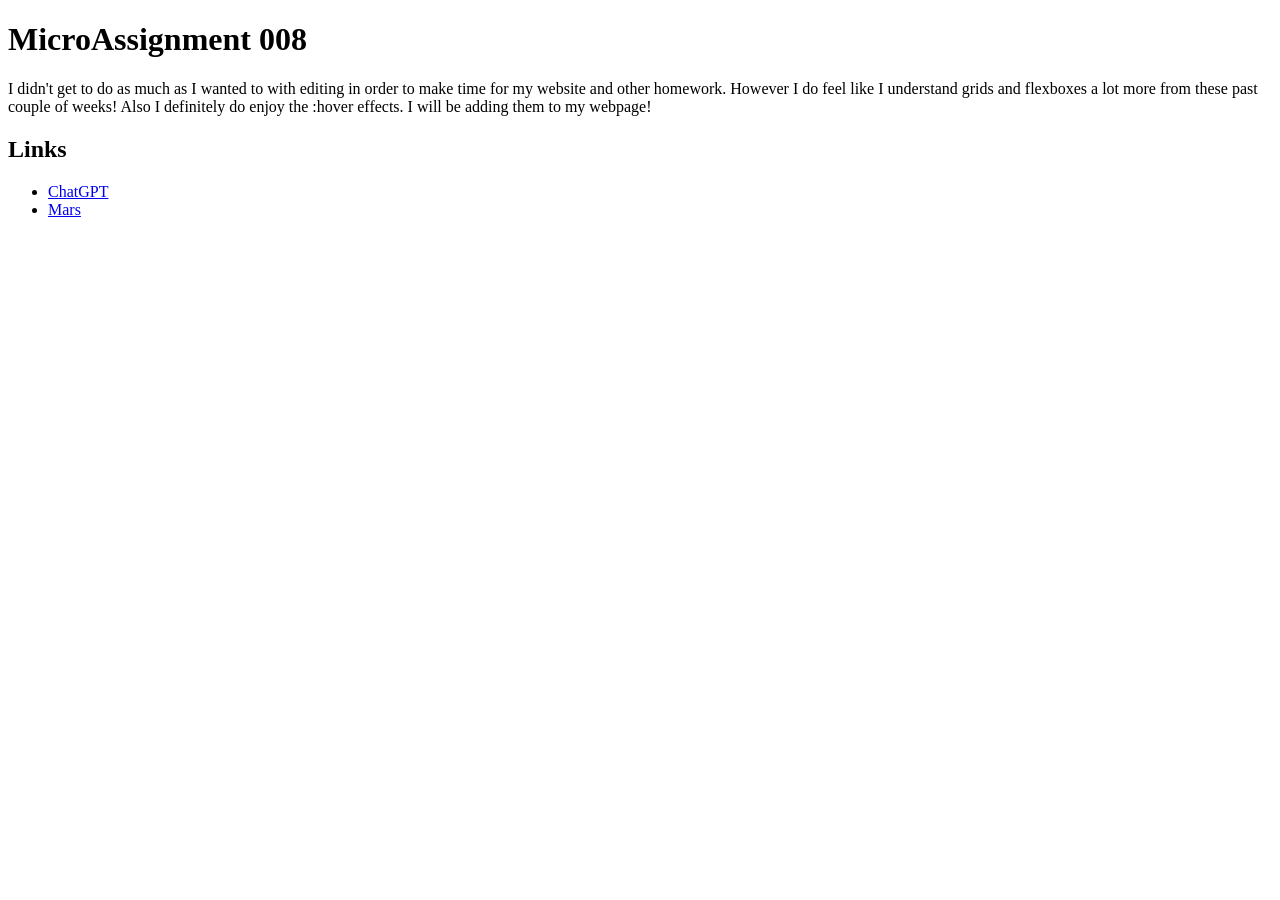
<file: index.html>
<!DOCTYPE html>
<html lang="en">
<head>
    <meta charset="UTF-8">
    <meta name="viewport" content="width=device-width, initial-scale=1.0">
    <title>MicroAssignment 008</title>
</head>
<body>
    <h1>MicroAssignment 008</h1>
    <p>I didn't get to do as much as I wanted to with editing in order to make time for my website and other homework. However I do feel like I understand grids and flexboxes a lot more from these past couple of weeks! Also I definitely do enjoy the :hover effects. I will be adding them to my webpage!</p>

    <h2>Links</h2>
    <ul>
        <li><a href="chatgpt/chatgpt.html">ChatGPT</a></li>
        <li><a href="mars/mars.html">Mars</a></li>
    </ul>
</body>
</html>
</file>
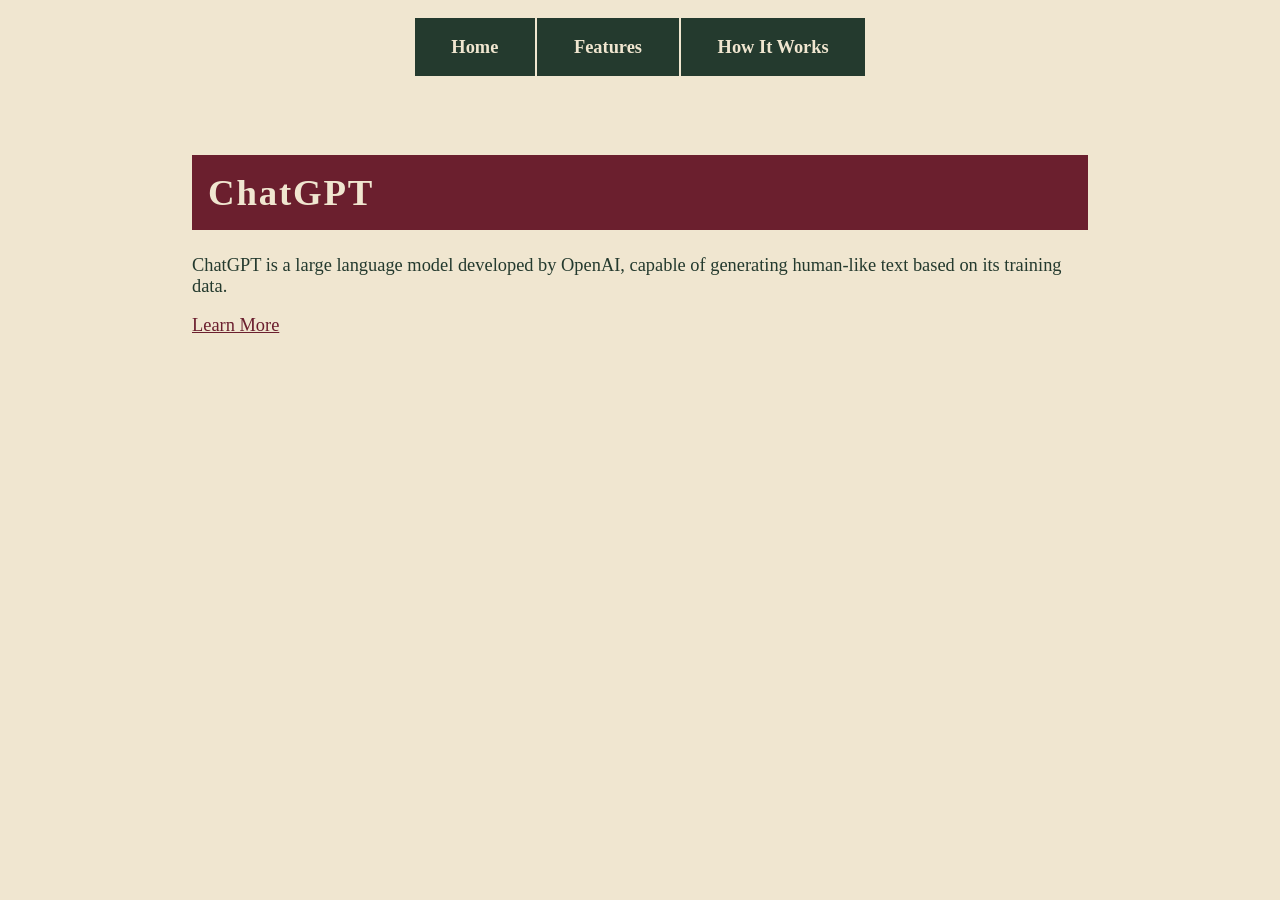
<file: chatgpt/index.html>
<!DOCTYPE html>
<html>
  <head>
    <title>ChatGPT</title>
    <link rel="stylesheet" type="text/css" href="style.css" />
  </head>
  <body>
    <header>
      <nav id="nav_menu">
        <ul>
          <li><a href="index.html">Home</a></li>
          <li><a href="features.html">Features</a></li>
          <li><a href="how-it-works.html" class="lastitem">How It Works</a></li>
        </ul>
      </nav>
      <h1>ChatGPT</h1>
    </header>
    <main>
      <p>
        ChatGPT is a large language model developed by OpenAI, capable of
        generating human-like text based on its training data.
      </p>
      <a href="features.html">Learn More</a>
    </main>
  </body>
</html>
</file>
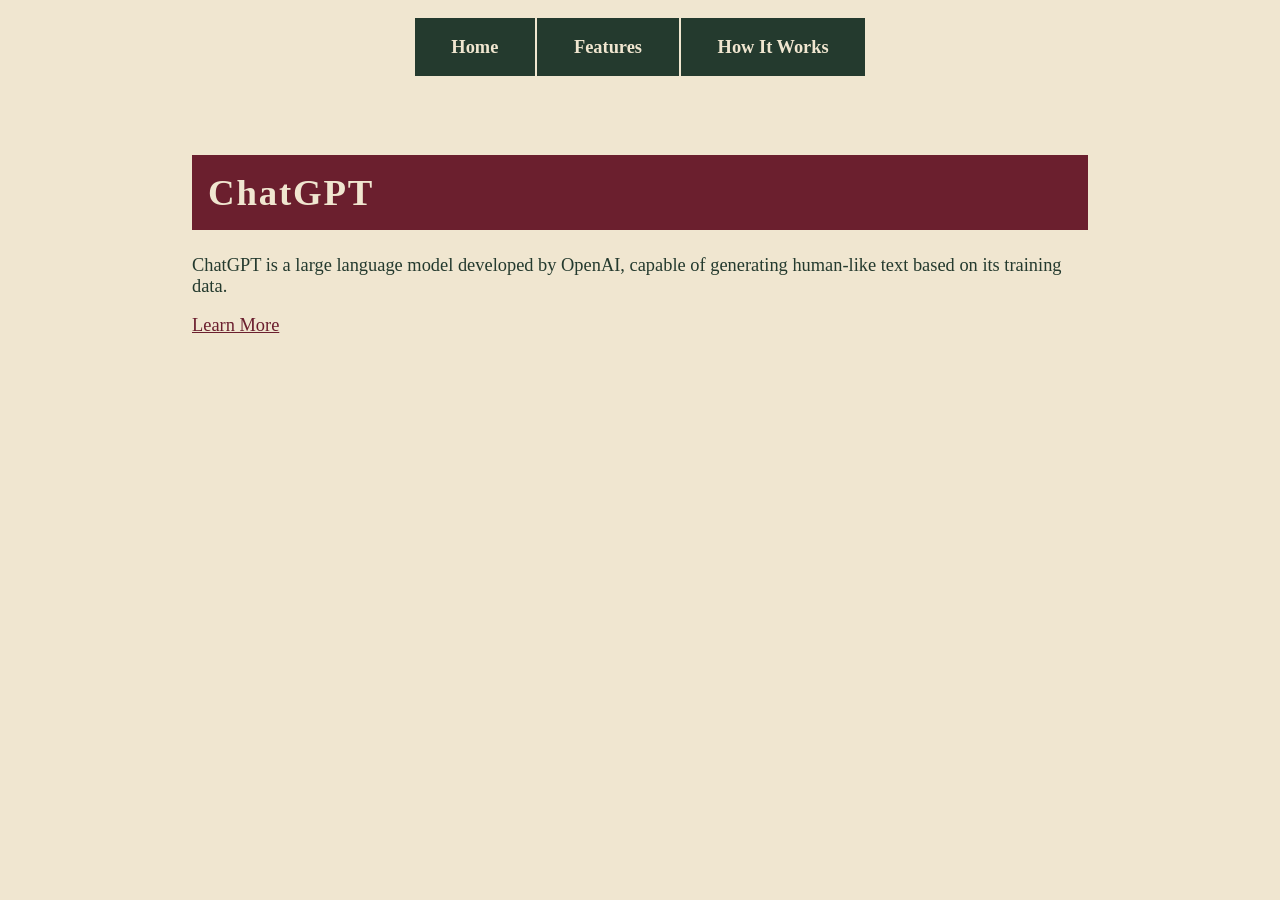
<file: chatgpt/chatgpt.html>
<!DOCTYPE html>
<html>
  <head>
    <title>ChatGPT</title>
    <link rel="stylesheet" type="text/css" href="style.css" />
  </head>
  <body>
    <header>
      <nav id="nav_menu">
        <ul>
          <li><a href="chatgpt.html">Home</a></li>
          <li><a href="features.html">Features</a></li>
          <li><a href="how-it-works.html" class="lastitem">How It Works</a></li>
        </ul>
      </nav>
      <h1>ChatGPT</h1>
    </header>
    <main>
      <p>
        ChatGPT is a large language model developed by OpenAI, capable of
        generating human-like text based on its training data.
      </p>
      <a href="features.html">Learn More</a>
    </main>
  </body>
</html>
</file>
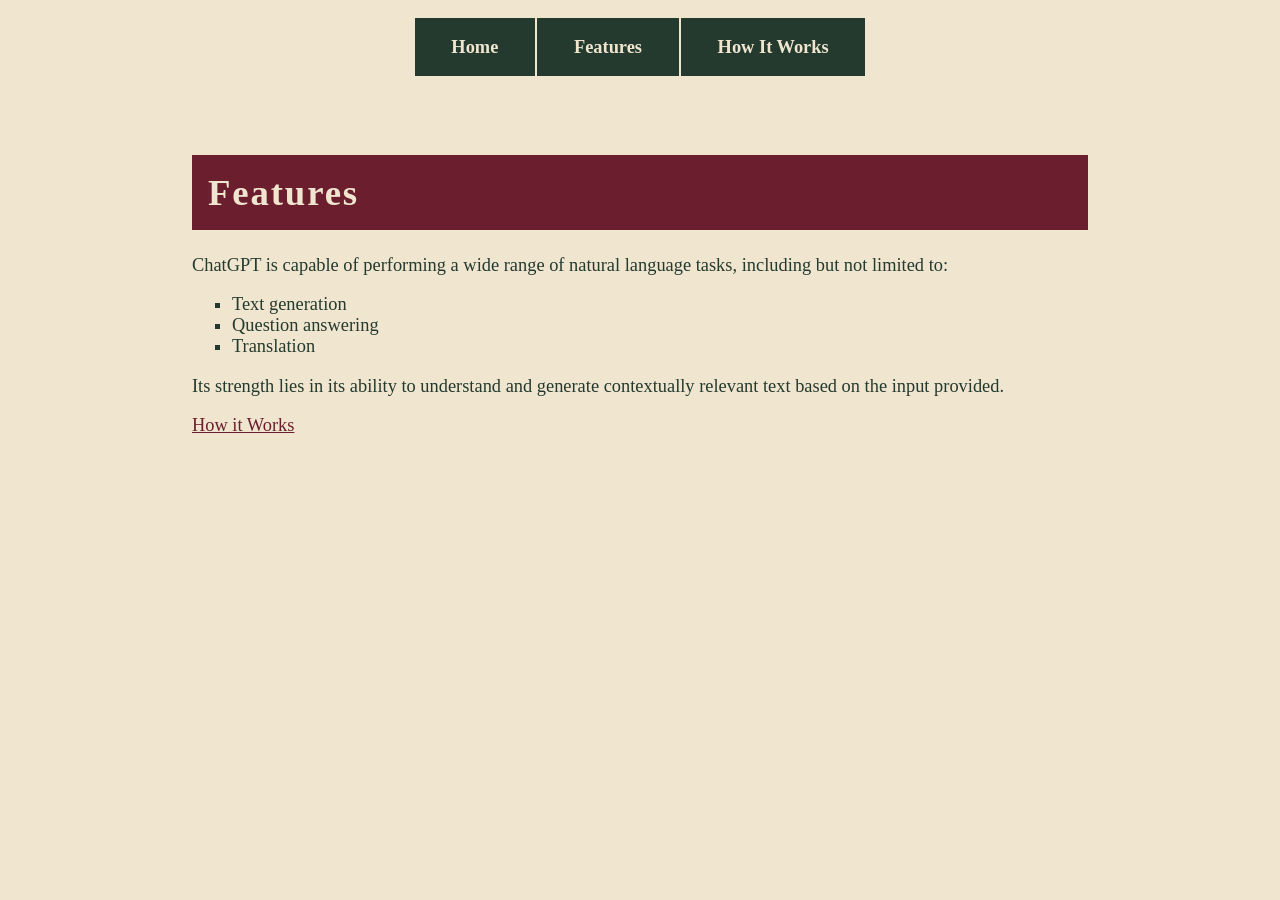
<file: chatgpt/features.html>
<!DOCTYPE html>
<html lang="en">
  <head>
    <meta charset="UTF-8" />
    <meta http-equiv="X-UA-Compatible" content="IE=edge" />
    <meta name="viewport" content="width=device-width, initial-scale=1.0" />
    <title>Features</title>
    <link rel="stylesheet" type="text/css" href="style.css" />
  </head>
  <body>
    <header>
      <nav id="nav_menu">
        <ul>
          <li><a href="chatgpt.html">Home</a></li>
          <li><a href="features.html">Features</a></li>
          <li><a href="how-it-works.html" class="lastitem">How It Works</a></li>
        </ul>
      </nav>
      <h1>Features</h1>
    </header>
    <main>
      <p>
        ChatGPT is capable of performing a wide range of natural language tasks,
        including but not limited to:
      </p>
      <ul class="square">
        <li>Text generation</li>
        <li>Question answering</li>
        <li>Translation</li>
      </ul>
      <p>
        Its strength lies in its ability to understand and generate contextually
        relevant text based on the input provided.
      </p>
      <a href="how-it-works.html">How it Works</a>
    </main>
  </body>
</html>
</file>
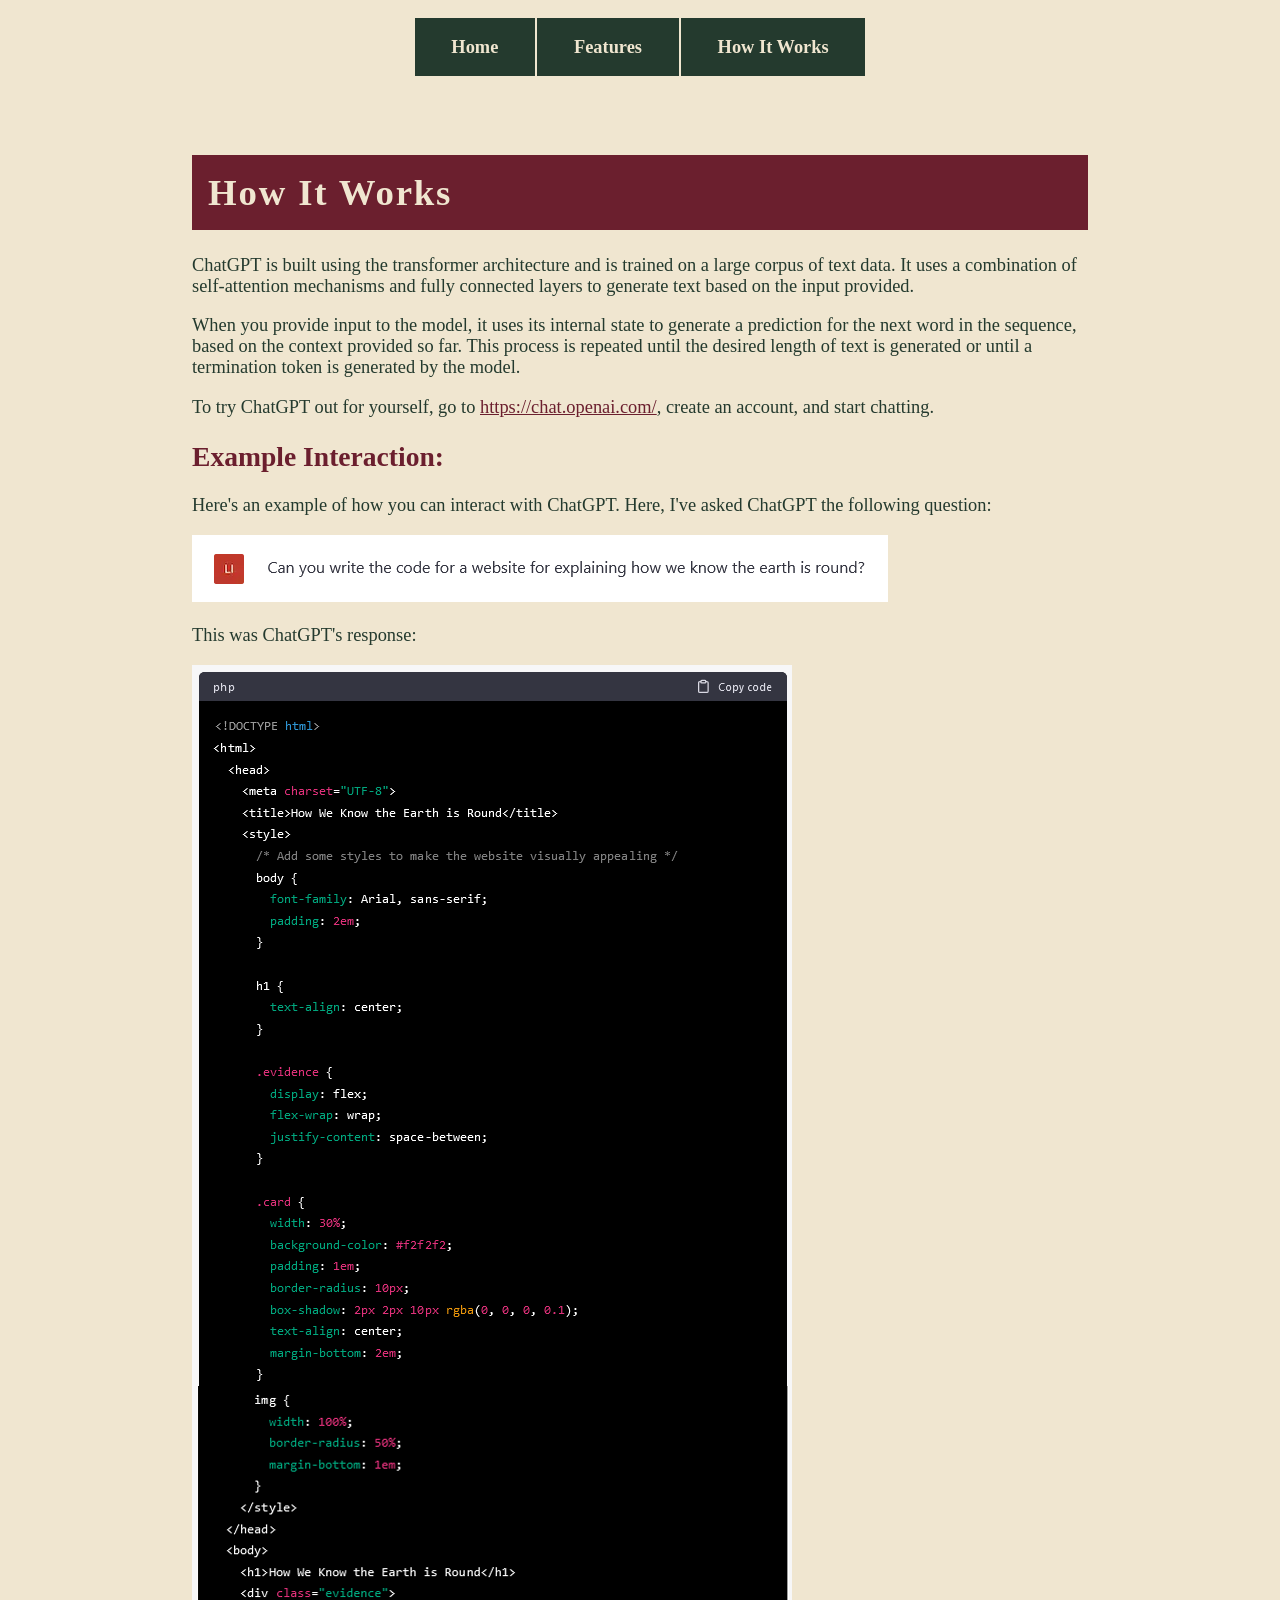
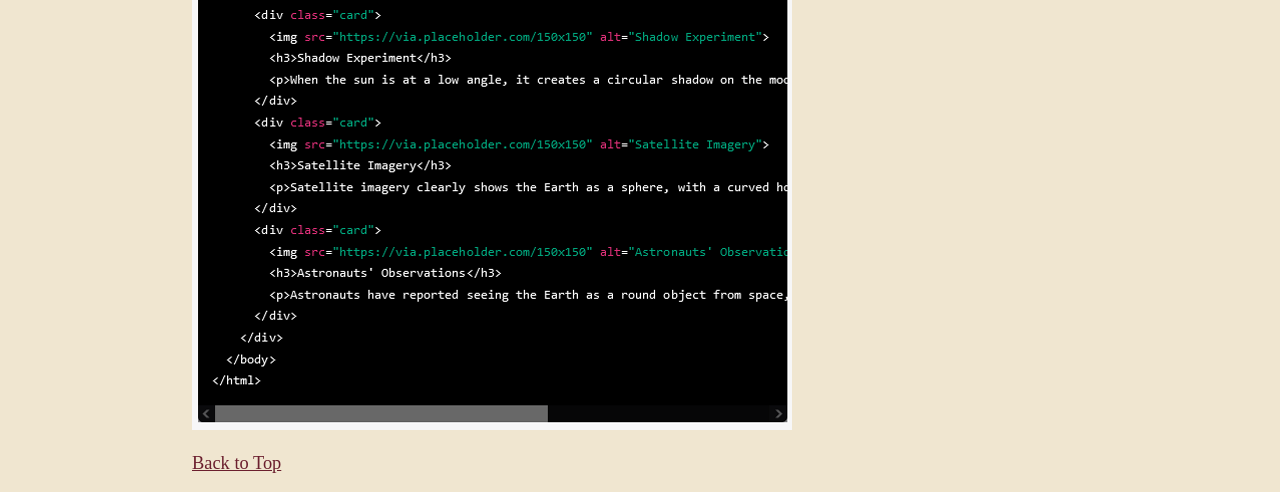
<file: chatgpt/how-it-works.html>
<!DOCTYPE html>
<html lang="en">
  <head>
    <meta charset="UTF-8" />
    <meta http-equiv="X-UA-Compatible" content="IE=edge" />
    <meta name="viewport" content="width=device-width, initial-scale=1.0" />
    <title>How it Works</title>
    <link rel="stylesheet" type="text/css" href="style.css" />
  </head>
  <body>
    <header>
      <nav id="nav_menu">
        <ul>
          <li><a href="chatgpt.html">Home</a></li>
          <li><a href="features.html">Features</a></li>
          <li><a href="how-it-works.html" class="lastitem">How It Works</a></li>
        </ul>
      </nav>
      <h1>How It Works</h1>
    </header>
    <main>
      <p>
        ChatGPT is built using the transformer architecture and is trained on a
        large corpus of text data. It uses a combination of self-attention
        mechanisms and fully connected layers to generate text based on the
        input provided.
      </p>
      <p>
        When you provide input to the model, it uses its internal state to
        generate a prediction for the next word in the sequence, based on the
        context provided so far. This process is repeated until the desired
        length of text is generated or until a termination token is generated by
        the model.
      </p>
      <p>To try ChatGPT out for yourself, go to <a href="">https://chat.openai.com/</a>, create an account, and start chatting.</p>
      <h2>Example Interaction:</h2>
      <p>Here's an example of how you can interact with ChatGPT. Here, I've asked ChatGPT the following question:</p>
      <img src="imgs/chatgpt-question.png">
      <p>This was ChatGPT's response:</p>
      <img src="imgs/chatgpt-response.png">
      <p><a href="#top">Back to Top</a></p>
    </main>
  </body>
</html>
</file>
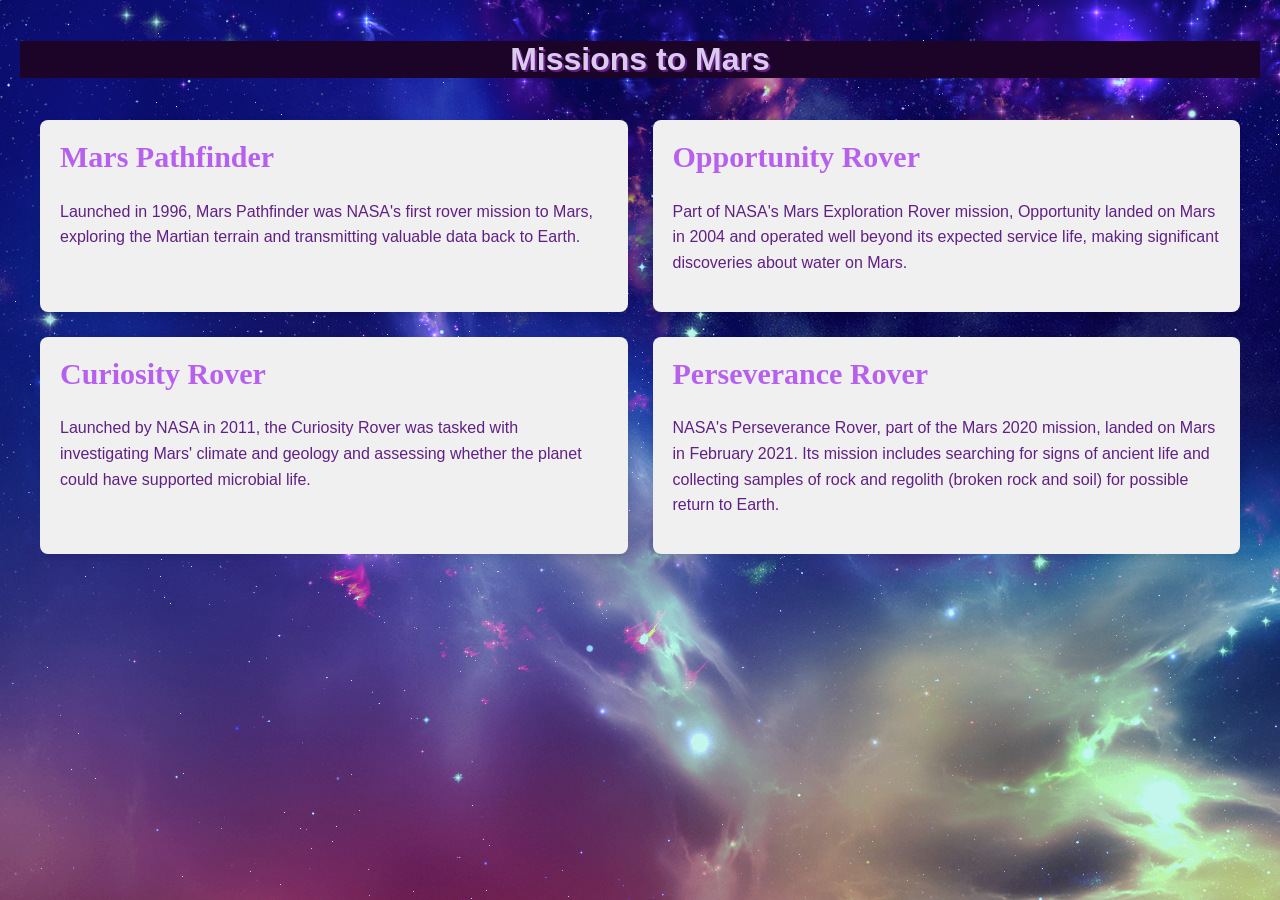
<file: mars/mars.html>
<!DOCTYPE html>
<html lang="en">
  <head>
    <meta charset="UTF-8" />
    <meta name="viewport" content="width=device-width, initial-scale=1.0" />
    <title>Mars Missions Grid</title>
    <link rel="stylesheet" href="style.css" />
  </head>
  <body>
    <header>
      <h1>Missions to Mars</h1>
    </header>
    <main>
      <div class="grid-container">
        <div class="grid-item">
          <h2>Mars Pathfinder</h2>
          <p>
            Launched in 1996, Mars Pathfinder was NASA's first rover mission to
            Mars, exploring the Martian terrain and transmitting valuable data
            back to Earth.
          </p>
        </div>
        <div class="grid-item">
          <h2>Opportunity Rover</h2>
          <p>
            Part of NASA's Mars Exploration Rover mission, Opportunity landed on
            Mars in 2004 and operated well beyond its expected service life,
            making significant discoveries about water on Mars.
          </p>
        </div>
        <div class="grid-item">
          <h2>Curiosity Rover</h2>
          <p>
            Launched by NASA in 2011, the Curiosity Rover was tasked with
            investigating Mars' climate and geology and assessing whether the
            planet could have supported microbial life.
          </p>
        </div>
        <div class="grid-item">
          <h2>Perseverance Rover</h2>
          <p>
            NASA's Perseverance Rover, part of the Mars 2020 mission, landed on
            Mars in February 2021. Its mission includes searching for signs of
            ancient life and collecting samples of rock and regolith (broken
            rock and soil) for possible return to Earth.
          </p>
        </div>
      </div>
    </main>
  </body>
</html>
</file>
<file: chatgpt/style.css>
/* 
Start with the “chatgpt-1” project in “Ch 9 Exercise Code.zip”
Test the navigation menu’s responsiveness by decreasing the browser width. Continue to test the navigation menu at each step of the following steps.
Remove width property of the “#nav_menu ul li a” selector’s style rule, but add 2em of padding to left and right
Remove the float left from the “#nav_menu ul li” selector’s style rule
Add a display of “flex” and a flex-direction of “row” to the ul of the navigation menu
Set justify-content on the ul of the navigation menu
Try out each option and see which one looks best (see pg. 301)
 Set height on the ul of the navigation menu to 100px and then set align-items.
Try out each option of align-items and see which one looks best (see pg. 303)
Try setting the flex-wrap property to wrap. (see pg. 305)
Play with the browser width. What does this do? 
  When the browser size changes, the ul flex items wrap to the next line
*/

:root {
    /* Colors */
    --color-green: #243a2e;        /* text, nav bar */
    --color-burgundy: #6b1f2e;     /* title banner, active link */
    --color-parchment: #f0e6d0;    /* page background, light text */

    /* Fonts */
    --font-body: Garamond, 'Baskerville Old Face', Baskerville, 'Times New Roman', serif;
    --font-h1: 'Palatino Linotype', 'Book Antiqua', Palatino, serif;
    --font-h2: Georgia, 'Times New Roman', serif;
}

html {
  background-color: var(--color-parchment);
}

body {
  font-family: var(--font-body);
  font-size: 1.15rem;
  color: var(--color-green);
  width: 70%;
  margin: auto;
}

h1 {
  font-family: var(--font-h1);
  background-color: var(--color-burgundy);
  color: var(--color-parchment);
  margin-top: 1em;
  padding: 1rem;
  clear: left;
  letter-spacing: 0.05em;
}

h2 {
  font-family: var(--font-h2);
  color: var(--color-burgundy);
}

a {
  color: var(--color-burgundy);
}

#nav_menu ul {
  display: flex;
  flex-direction: row;
  justify-content: center;
  list-style-type: none;
  width: 100%;
  height: 100px;
  padding: 0;
}
#nav_menu ul li {
  /* float: left; */
}
#nav_menu ul li a {
  text-align: center;
  display: block;
  /* width: 250px; */
  padding: 1em 2em;
  text-decoration: none;
  background-color: var(--color-green);
  color: var(--color-parchment);
  font-family: var(--font-h2);
  font-weight: bold;
  border-right: 2px solid var(--color-parchment);
}
#nav_menu ul li a.lastitem {
  border-right: none;
}
#nav_menu ul li a.current {
  background-color: var(--color-burgundy);
}

ul.square{
  list-style-type: square;
}
</file>
<file: mars/style.css>
/*
Start with “Ch 10 Exercise Code.zip” in Mod 7
Check out the hover effect! The CSS to implement this is in Ch 15, which we won't have time for in this class, but you're welcome to read ahead and possibly use it on your websites!)
Goal: Implement a grid layout to make the website look like the picture to the right.
You can use any grid strategies you learned in the book!
*/

:root {
    --color-primary: #b760ee;              /* (card headings) */
    --color-light: rgb(220, 201, 239);     /* (page title) */
    --color-dark: #612084;                 /* (body text, shadows) */

    /* Separate fonts for each heading level */
    --font-body: 'Segoe UI', Tahoma, Geneva, Verdana, sans-serif;
    --font-h1: 'Trebuchet MS', 'Lucida Sans Unicode', 'Lucida Grande', sans-serif;
    --font-h2: Georgia, 'Times New Roman', serif;
}

body {
    font-family: var(--font-body);
    background: url(img/space-background.jpg);
    color: var(--color-dark);
    margin: 0;
    padding: 20px;
}


h1 {
    font-family: var(--font-h1);
    color: var(--color-light);
    text-shadow: 2px 2px var(--color-dark);
    text-align: center;
    background-color: #1c0328;
}

.grid-container {
    display: grid;
    /* Makes two equal width columns */
    grid-template-columns: repeat(2, 1fr);
    gap: 25px; /* Spacing between cards */
    padding: 20px;
}

.grid-item {
    background-color: #f0f0f0;
    padding: 20px;
    text-align: center;
    font-size: 20px;
    border: none;
    border-radius: 8px;
    box-shadow: 0 4px 8px rgba(0, 0, 0, 0.1);
    text-align: left;
    transition: transform 0.3s ease-in-out, box-shadow 0.3s ease-in-out;
}

.grid-item h2 {
    font-family: var(--font-h2);
    color: var(--color-primary);
    margin-top: 0;
}

.grid-item p {
    font-size: 16px;
    line-height: 1.6;
}

.grid-item:hover {
    transform: translateY(-5px);
    box-shadow: 0 6px 12px rgba(0, 0, 0, 0.2);
}
</file>
